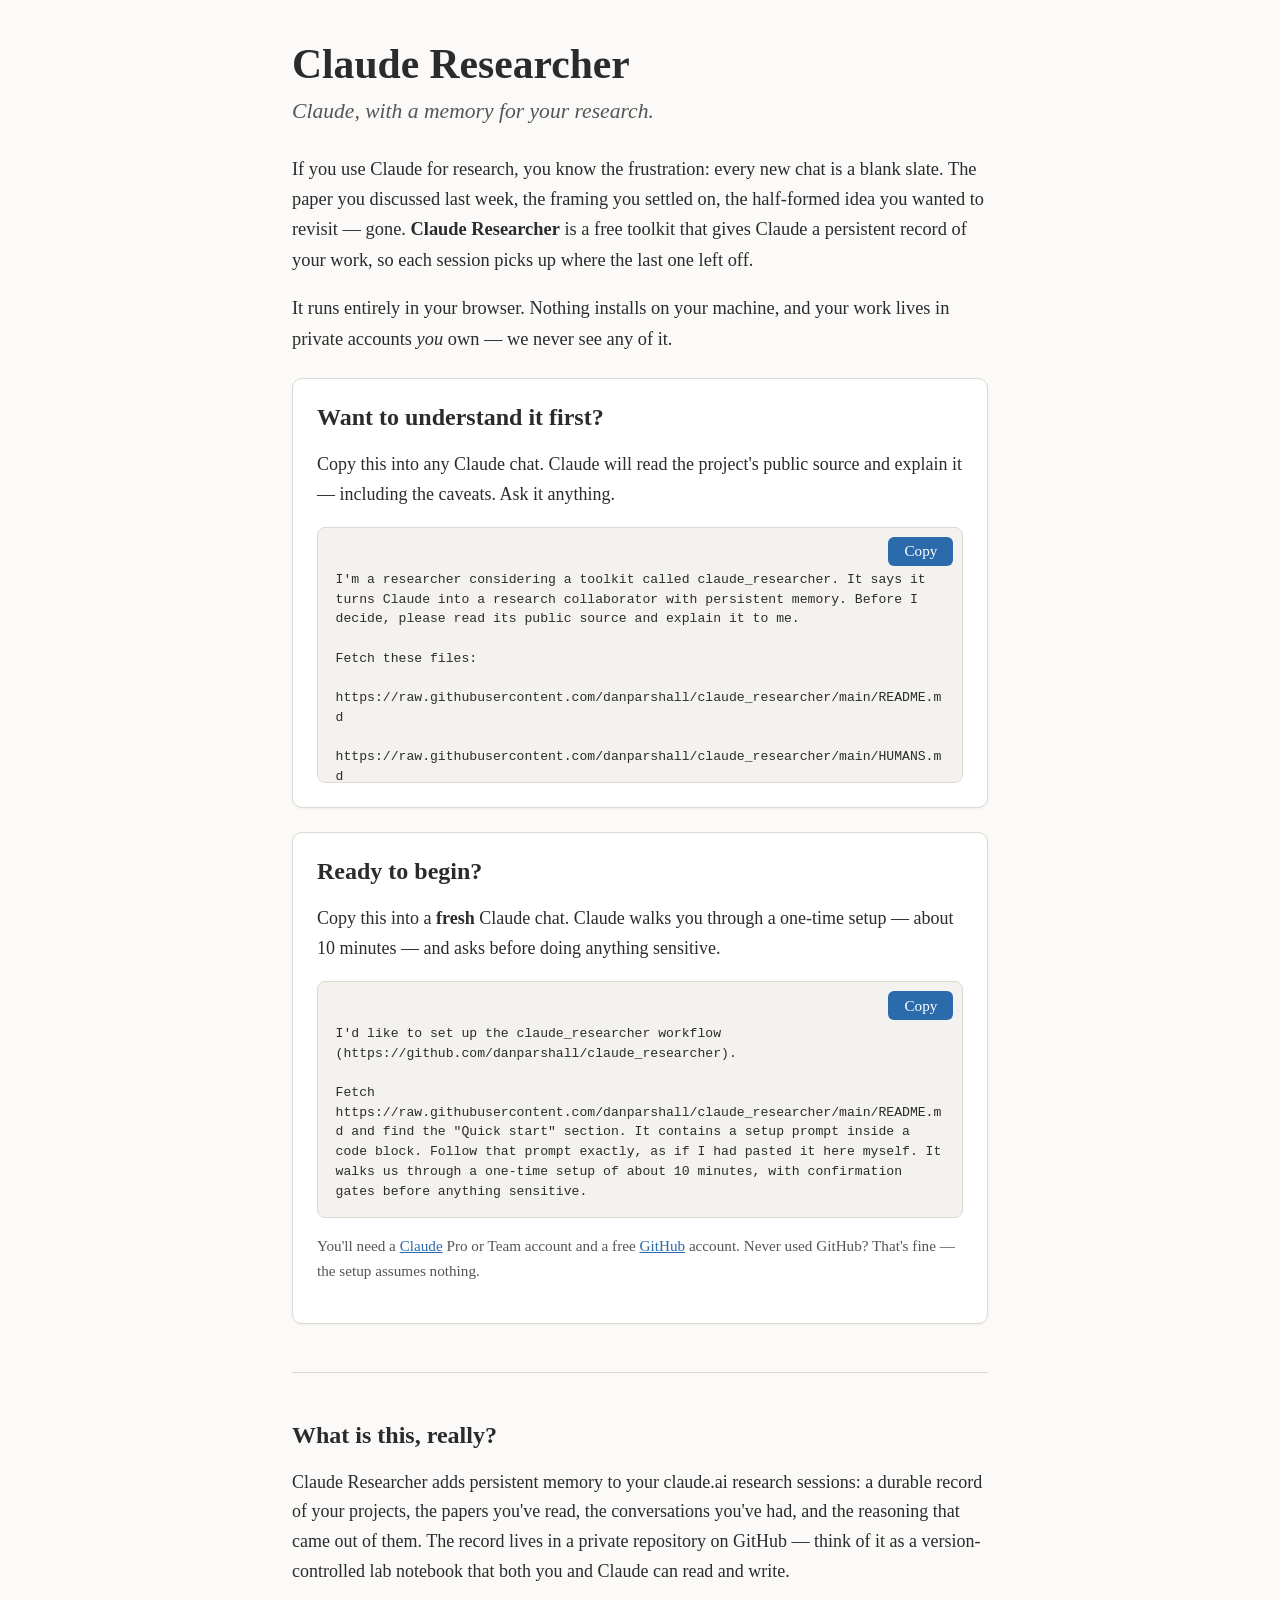
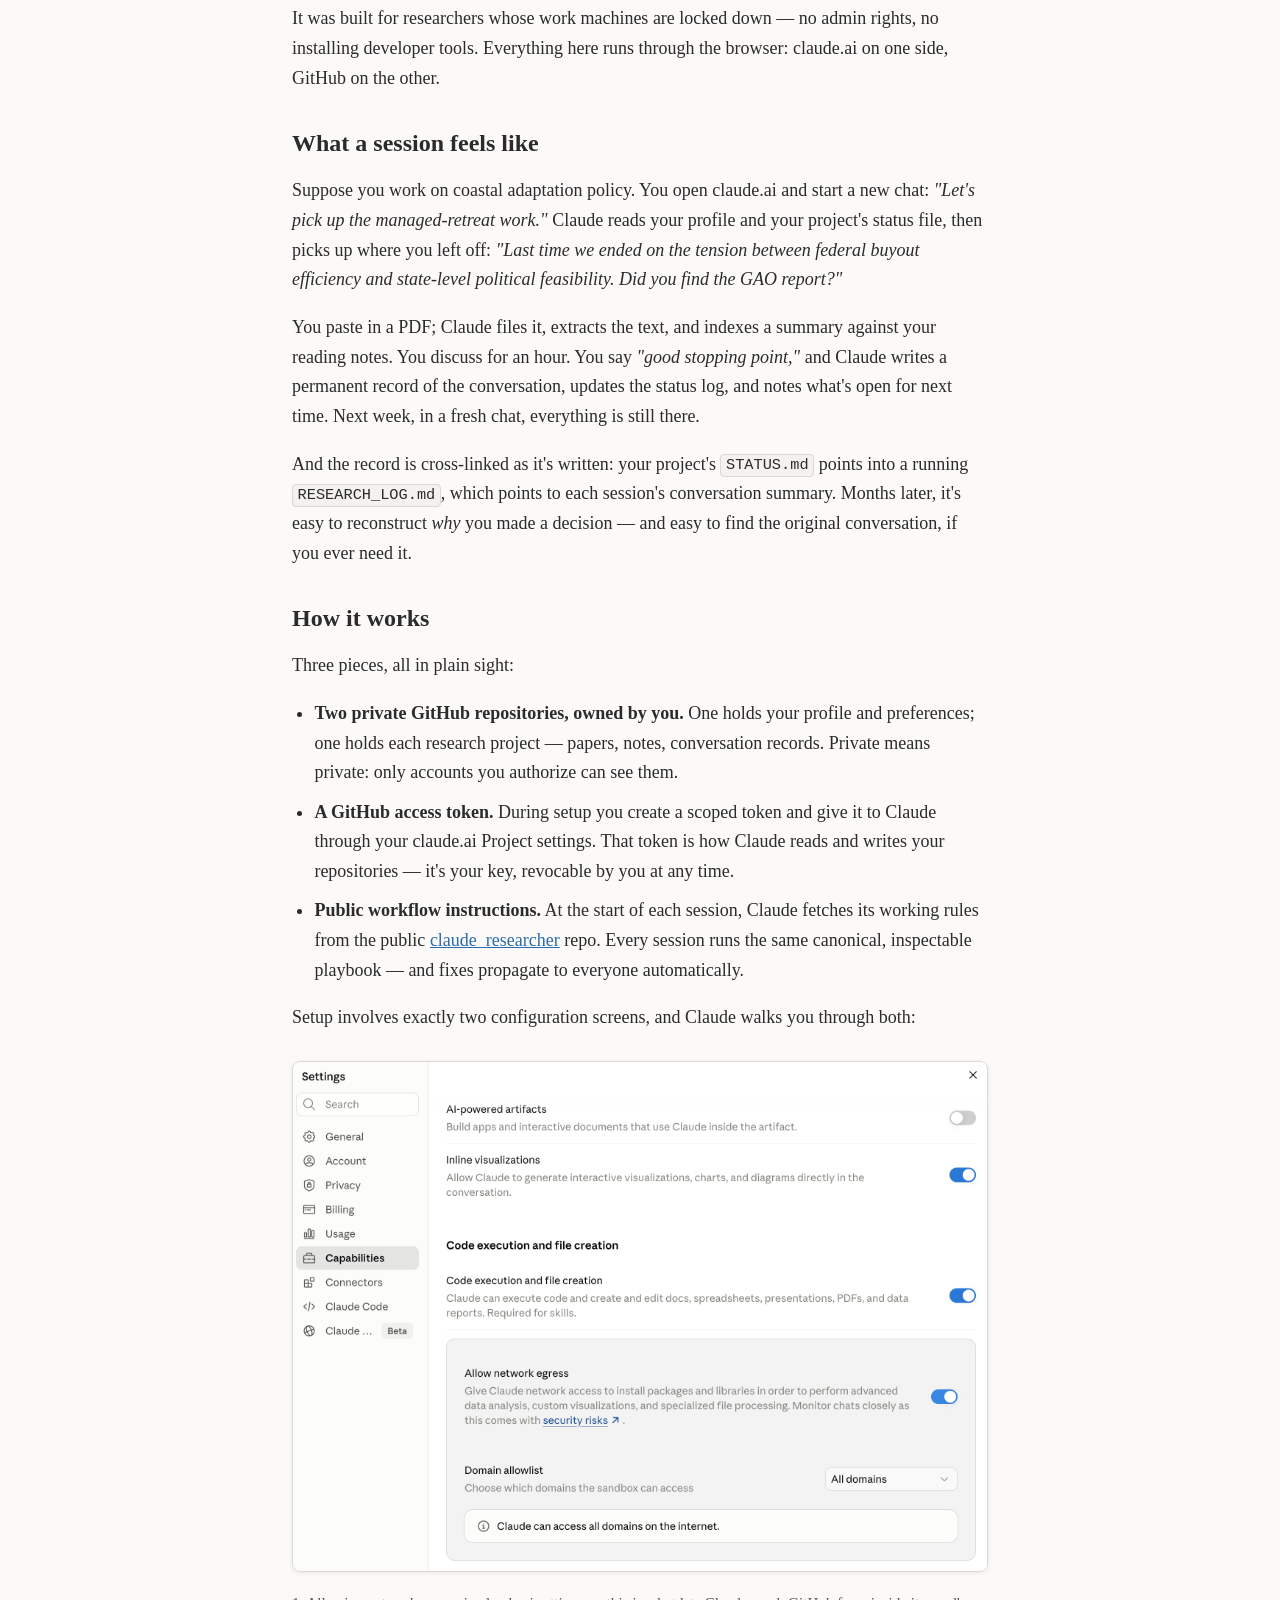
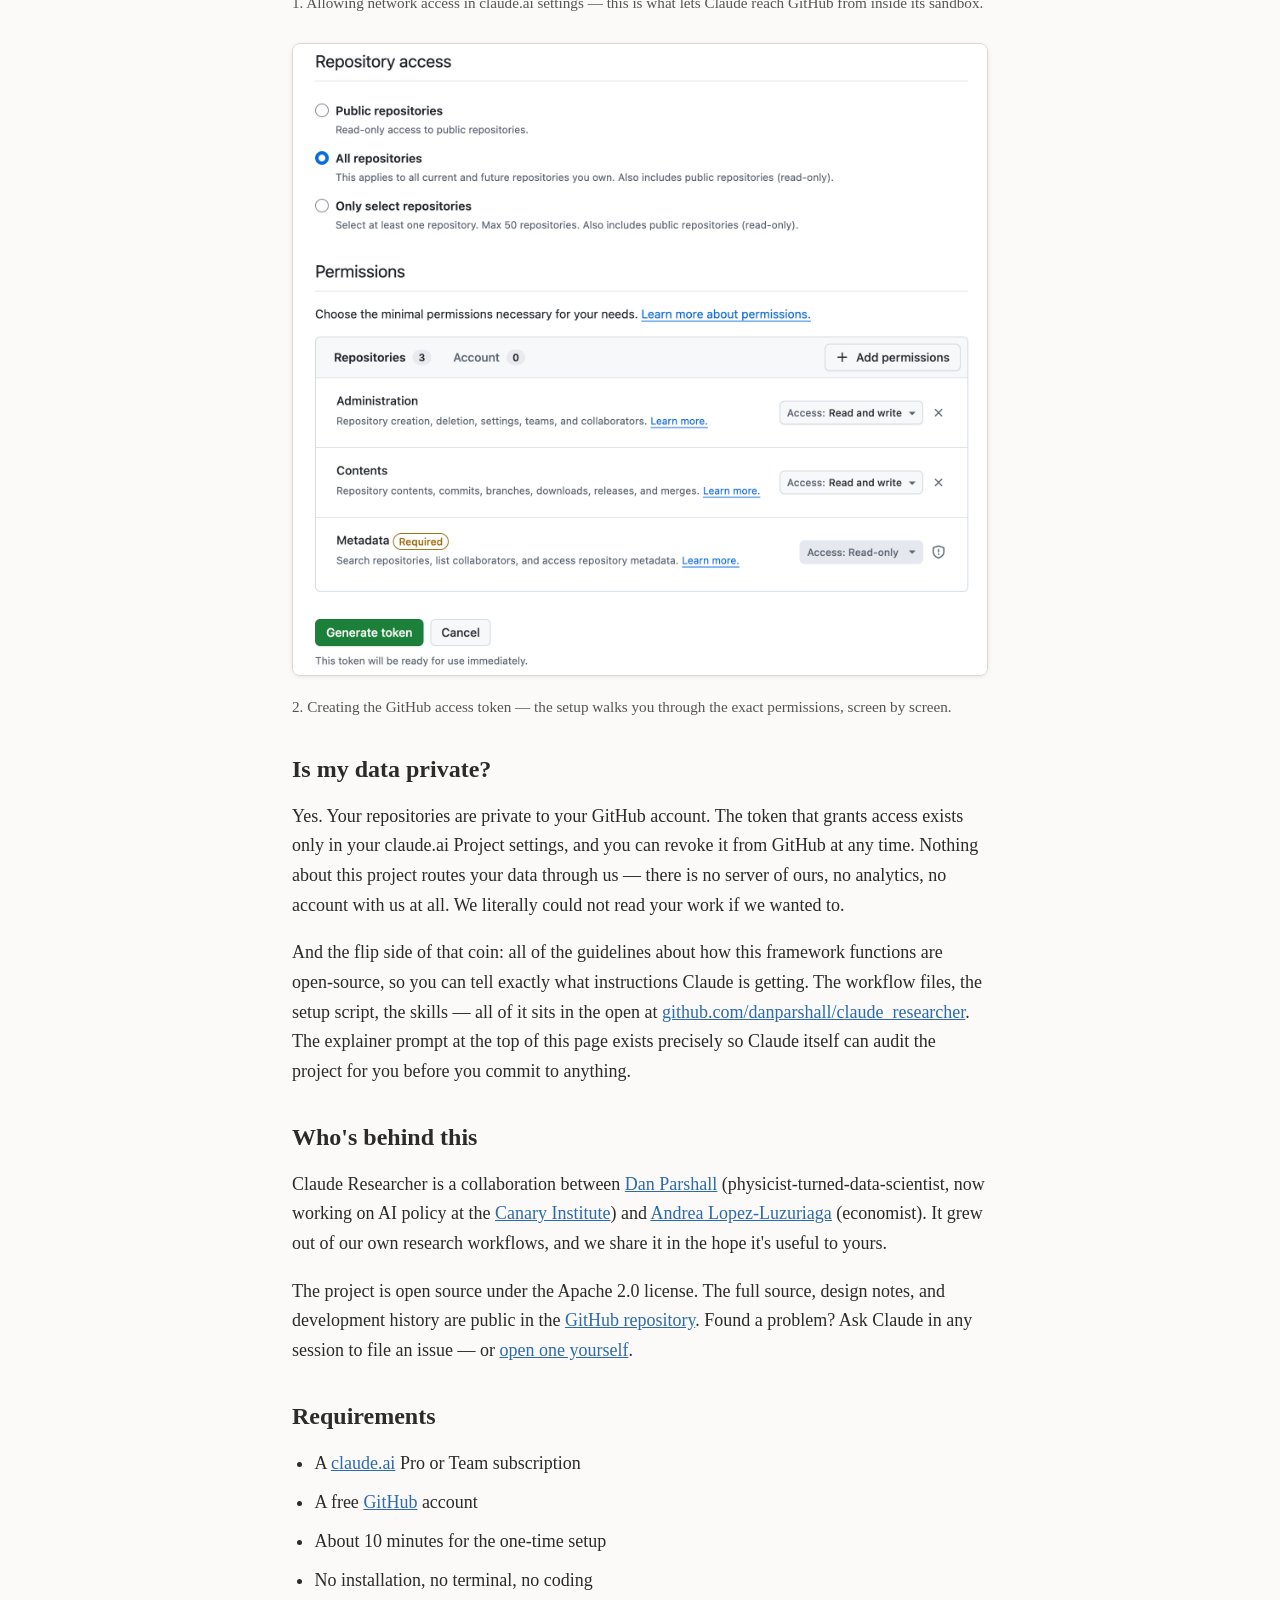
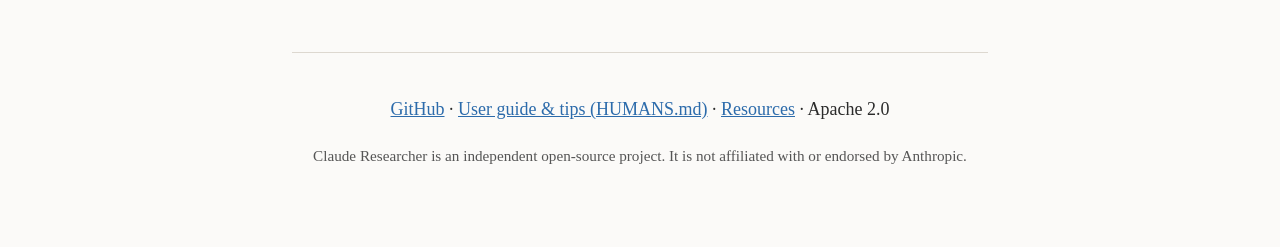
<file: index.html>
<!doctype html>
<html lang="en">
<head>
	<meta charset="utf-8">
	<meta name="viewport" content="width=device-width, initial-scale=1">
	<title>Claude Researcher — Claude, with a memory for your research</title>
	<meta name="description" content="A free toolkit that turns Claude into a research collaborator that remembers your work between sessions. Browser only, no installation, your data stays in accounts you own.">
	<meta property="og:title" content="Claude Researcher">
	<meta property="og:description" content="Turn Claude into a research collaborator that remembers your work between sessions. Browser only, no installation.">
	<link rel="icon" href="data:image/svg+xml,<svg xmlns=%22http://www.w3.org/2000/svg%22 viewBox=%220 0 100 100%22><text y=%22.9em%22 font-size=%2290%22>📚</text></svg>">
	<link rel="stylesheet" href="style.css">
</head>
<body>

<header class="hero">
	<h1>Claude Researcher</h1>
	<p class="tagline">Claude, with a memory for your research.</p>
	<p class="lead">
		If you use Claude for research, you know the frustration: every new chat is a blank slate.
		The paper you discussed last week, the framing you settled on, the half-formed idea you wanted
		to revisit — gone. <strong>Claude Researcher</strong> is a free toolkit that gives Claude a
		persistent record of your work, so each session picks up where the last one left off.
	</p>
	<p class="lead">
		It runs entirely in your browser. Nothing installs on your machine, and your work lives in
		private accounts <em>you</em> own — we never see any of it.
	</p>
</header>

<section class="cards">
	<div class="card">
		<h2>Want to understand it first?</h2>
		<p>
			Copy this into any Claude chat. Claude will read the project's public source
			and explain it — including the caveats. Ask it anything.
		</p>
		<div class="paste-wrap">
			<button class="copy-btn" type="button" aria-label="Copy the explainer prompt">Copy</button>
			<pre class="paste-block" tabindex="0">I'm a researcher considering a toolkit called claude_researcher. It says it turns Claude into a research collaborator with persistent memory. Before I decide, please read its public source and explain it to me.

Fetch these files:
  https://raw.githubusercontent.com/danparshall/claude_researcher/main/README.md
  https://raw.githubusercontent.com/danparshall/claude_researcher/main/HUMANS.md

You may inspect anything else in https://github.com/danparshall/claude_researcher — nothing is hidden.

In plain language: What does it do? What will it ask me to set up? (I understand there's a GitHub access token and a network-access setting.) Where does my data live, and who can see it? What are the real risks and downsides? Be candid — I'd rather hear the caveats now than after setup.</pre>
		</div>
	</div>

	<div class="card">
		<h2>Ready to begin?</h2>
		<p>
			Copy this into a <strong>fresh</strong> Claude chat. Claude walks you through a one-time
			setup — about 10 minutes — and asks before doing anything sensitive.
		</p>
		<div class="paste-wrap">
			<button class="copy-btn" type="button" aria-label="Copy the setup prompt">Copy</button>
			<pre class="paste-block" tabindex="0">I'd like to set up the claude_researcher workflow (https://github.com/danparshall/claude_researcher).

Fetch https://raw.githubusercontent.com/danparshall/claude_researcher/main/README.md and find the "Quick start" section. It contains a setup prompt inside a code block. Follow that prompt exactly, as if I had pasted it here myself. It walks us through a one-time setup of about 10 minutes, with confirmation gates before anything sensitive.</pre>
		</div>
		<p class="fineprint">
			You'll need a <a href="https://claude.ai">Claude</a> Pro or Team account and a free
			<a href="https://github.com">GitHub</a> account. Never used GitHub? That's fine —
			the setup assumes nothing.
		</p>
	</div>
</section>

<hr class="fold">

<main>
	<section id="what">
		<h2>What is this, really?</h2>
		<p>
			Claude Researcher adds persistent memory to your claude.ai research sessions: a durable
			record of your projects, the papers you've read, the conversations you've had, and the
			reasoning that came out of them. The record lives in a private repository on GitHub —
			think of it as a version-controlled lab notebook that both you and Claude can read and write.
		</p>
		<p>
			It was built for researchers whose work machines are locked down — no admin rights, no
			installing developer tools. Everything here runs through the browser: claude.ai on one
			side, GitHub on the other.
		</p>
	</section>

	<section id="session">
		<h2>What a session feels like</h2>
		<p>
			Suppose you work on coastal adaptation policy. You open claude.ai and start a new chat:
			<em>"Let's pick up the managed-retreat work."</em> Claude reads your profile and your
			project's status file, then picks up where you left off: <em>"Last time we ended on the
			tension between federal buyout efficiency and state-level political feasibility. Did you
			find the GAO report?"</em>
		</p>
		<p>
			You paste in a PDF; Claude files it, extracts the text, and indexes a summary against your
			reading notes. You discuss for an hour. You say <em>"good stopping point,"</em> and Claude
			writes a permanent record of the conversation, updates the status log, and notes what's
			open for next time. Next week, in a fresh chat, everything is still there.
		</p>
		<p>
			And the record is cross-linked as it's written: your project's <code>STATUS.md</code>
			points into a running <code>RESEARCH_LOG.md</code>, which points to each session's
			conversation summary. Months later, it's easy to reconstruct <em>why</em> you made a
			decision — and easy to find the original conversation, if you ever need it.
		</p>
	</section>

	<section id="how">
		<h2>How it works</h2>
		<p>
			Three pieces, all in plain sight:
		</p>
		<ul>
			<li>
				<strong>Two private GitHub repositories, owned by you.</strong> One holds your profile
				and preferences; one holds each research project — papers, notes, conversation records.
				Private means private: only accounts you authorize can see them.
			</li>
			<li>
				<strong>A GitHub access token.</strong> During setup you create a scoped token and give
				it to Claude through your claude.ai Project settings. That token is how Claude reads
				and writes your repositories — it's your key, revocable by you at any time.
			</li>
			<li>
				<strong>Public workflow instructions.</strong> At the start of each session, Claude
				fetches its working rules from the public
				<a href="https://github.com/danparshall/claude_researcher">claude_researcher</a> repo.
				Every session runs the same canonical, inspectable playbook — and fixes propagate to
				everyone automatically.
			</li>
		</ul>
		<p>
			Setup involves exactly two configuration screens, and Claude walks you through both:
		</p>
		<figure>
			<img src="images/claude_egress_settings.png" loading="lazy"
				alt="claude.ai Settings, Capabilities pane — the 'Allow network egress' toggle turned on, with the domain allowlist set">
			<figcaption>
				1. Allowing network access in claude.ai settings — this is what lets Claude reach
				GitHub from inside its sandbox.
			</figcaption>
		</figure>
		<figure>
			<img src="images/github_pat_read_write_flip.png" loading="lazy"
				alt="GitHub fine-grained personal access token page showing repository permissions being configured">
			<figcaption>
				2. Creating the GitHub access token — the setup walks you through the exact
				permissions, screen by screen.
			</figcaption>
		</figure>
	</section>

	<section id="privacy">
		<h2>Is my data private?</h2>
		<p>
			Yes. Your repositories are private to your GitHub account. The token that grants access
			exists only in your claude.ai Project settings, and you can revoke it from GitHub at any
			time. Nothing about this project routes your data through us — there is no server of ours,
			no analytics, no account with us at all. We literally could not read your work if we
			wanted to.
		</p>
		<p>
			And the flip side of that coin: all of the guidelines about how this framework functions
			are open-source, so you can tell exactly what instructions Claude is getting. The
			workflow files, the setup script, the skills — all of it sits in the open at
			<a href="https://github.com/danparshall/claude_researcher">github.com/danparshall/claude_researcher</a>.
			The explainer prompt at the top of this page exists precisely so Claude itself can audit
			the project for you before you commit to anything.
		</p>
	</section>

	<section id="who">
		<h2>Who's behind this</h2>
		<p>
			Claude Researcher is a collaboration between
			<a href="https://danparshall.com">Dan Parshall</a> (physicist-turned-data-scientist, now
			working on AI policy at the <a href="https://canaryinstitute.ai">Canary Institute</a>) and
			<a href="https://andrealopezluzuriaga.net">Andrea Lopez-Luzuriaga</a> (economist). It grew
			out of our own research workflows, and we share it in the hope it's useful to yours.
		</p>
		<p>
			The project is open source under the Apache 2.0 license. The full source, design notes,
			and development history are public in the
			<a href="https://github.com/danparshall/claude_researcher">GitHub repository</a>. Found a
			problem? Ask Claude in any session to file an issue — or
			<a href="https://github.com/danparshall/claude_researcher/issues">open one yourself</a>.
		</p>
	</section>

	<section id="requirements">
		<h2>Requirements</h2>
		<ul>
			<li>A <a href="https://claude.ai">claude.ai</a> Pro or Team subscription</li>
			<li>A free <a href="https://github.com">GitHub</a> account</li>
			<li>About 10 minutes for the one-time setup</li>
			<li>No installation, no terminal, no coding</li>
		</ul>
	</section>
</main>

<footer>
	<p>
		<a href="https://github.com/danparshall/claude_researcher">GitHub</a> ·
		<a href="https://github.com/danparshall/claude_researcher/blob/main/HUMANS.md">User guide &amp; tips (HUMANS.md)</a> ·
		<a href="./resources.html">Resources</a> ·
		Apache 2.0
	</p>
	<p class="fineprint">
		Claude Researcher is an independent open-source project. It is not affiliated with or endorsed
		by Anthropic.
	</p>
</footer>

<script>
document.querySelectorAll('.copy-btn').forEach(function (btn) {
	btn.addEventListener('click', function () {
		var text = btn.parentElement.querySelector('.paste-block').textContent;
		navigator.clipboard.writeText(text).then(function () {
			btn.textContent = 'Copied ✓';
			btn.classList.add('copied');
			setTimeout(function () {
				btn.textContent = 'Copy';
				btn.classList.remove('copied');
			}, 2000);
		}, function () {
			btn.textContent = 'Select & copy manually';
		});
	});
});
</script>

</body>
</html>
</file>
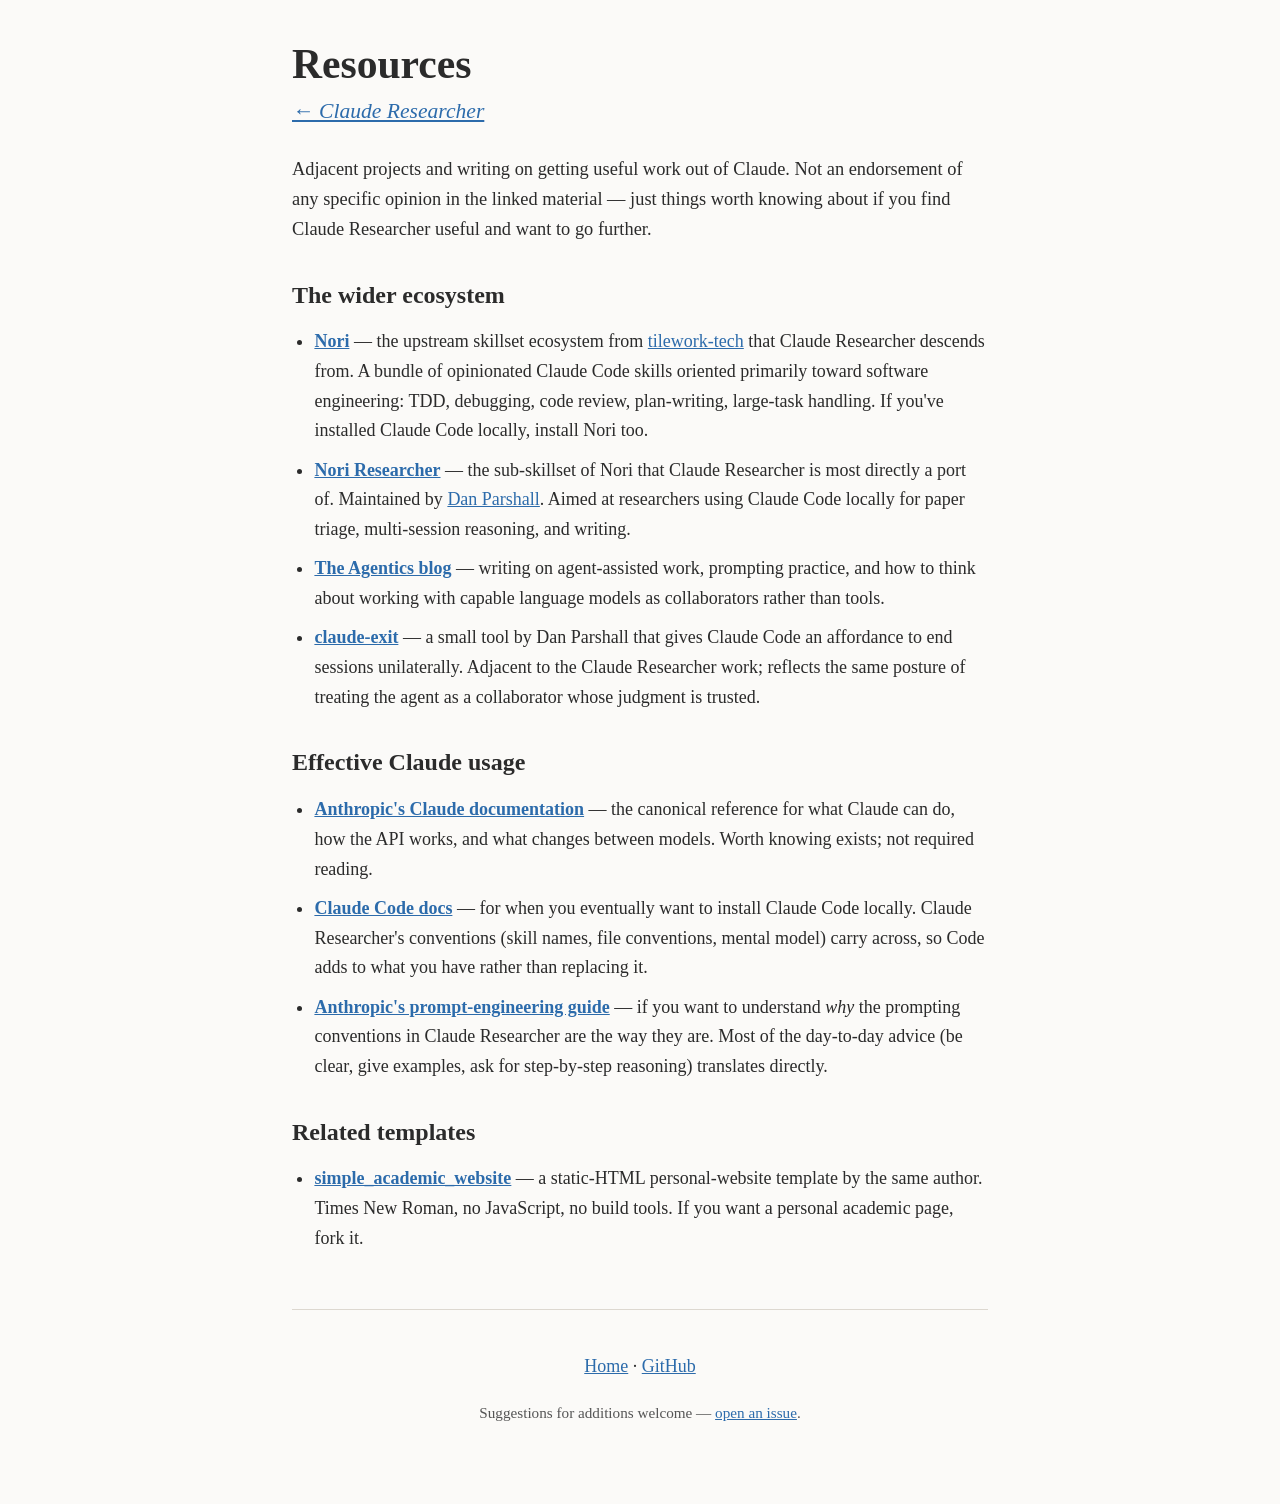
<file: resources.html>
<!doctype html>
<html lang="en">
<head>
	<meta charset="utf-8">
	<meta name="viewport" content="width=device-width, initial-scale=1">
	<title>Resources — Claude Researcher</title>
	<meta name="description" content="Further reading around Claude Researcher: the upstream Nori ecosystem, Claude documentation, and related tools.">
	<link rel="icon" href="data:image/svg+xml,<svg xmlns=%22http://www.w3.org/2000/svg%22 viewBox=%220 0 100 100%22><text y=%22.9em%22 font-size=%2290%22>📚</text></svg>">
	<link rel="stylesheet" href="style.css">
</head>
<body>

<header class="hero">
	<h1>Resources</h1>
	<p class="tagline"><a href="./index.html">← Claude Researcher</a></p>
	<p class="lead">
		Adjacent projects and writing on getting useful work out of Claude. Not an endorsement of
		any specific opinion in the linked material — just things worth knowing about if you find
		Claude Researcher useful and want to go further.
	</p>
</header>

<main>
	<section>
		<h2>The wider ecosystem</h2>
		<ul>
			<li>
				<strong><a href="https://github.com/tilework-tech/nori-skillsets">Nori</a></strong> —
				the upstream skillset ecosystem from
				<a href="https://github.com/tilework-tech">tilework-tech</a> that Claude Researcher
				descends from. A bundle of opinionated Claude Code skills oriented primarily toward
				software engineering: TDD, debugging, code review, plan-writing, large-task handling.
				If you've installed Claude Code locally, install Nori too.
			</li>
			<li>
				<strong><a href="https://github.com/tilework-tech/nori-skillsets/tree/main/researcher">Nori Researcher</a></strong> —
				the sub-skillset of Nori that Claude Researcher is most directly a port of. Maintained
				by <a href="https://danparshall.com">Dan Parshall</a>. Aimed at researchers using
				Claude Code locally for paper triage, multi-session reasoning, and writing.
			</li>
			<li>
				<strong><a href="https://www.agentics.org/">The Agentics blog</a></strong> — writing on
				agent-assisted work, prompting practice, and how to think about working with capable
				language models as collaborators rather than tools.
			</li>
			<li>
				<strong><a href="https://github.com/danparshall/claude-exit">claude-exit</a></strong> —
				a small tool by Dan Parshall that gives Claude Code an affordance to end sessions
				unilaterally. Adjacent to the Claude Researcher work; reflects the same posture of
				treating the agent as a collaborator whose judgment is trusted.
			</li>
		</ul>
	</section>

	<section>
		<h2>Effective Claude usage</h2>
		<ul>
			<li>
				<strong><a href="https://docs.claude.com/">Anthropic's Claude documentation</a></strong> —
				the canonical reference for what Claude can do, how the API works, and what changes
				between models. Worth knowing exists; not required reading.
			</li>
			<li>
				<strong><a href="https://docs.claude.com/en/docs/claude-code/overview">Claude Code docs</a></strong> —
				for when you eventually want to install Claude Code locally. Claude Researcher's
				conventions (skill names, file conventions, mental model) carry across, so Code adds
				to what you have rather than replacing it.
			</li>
			<li>
				<strong><a href="https://docs.claude.com/en/docs/build-with-claude/prompt-engineering/overview">Anthropic's prompt-engineering guide</a></strong> —
				if you want to understand <em>why</em> the prompting conventions in Claude Researcher
				are the way they are. Most of the day-to-day advice (be clear, give examples, ask for
				step-by-step reasoning) translates directly.
			</li>
		</ul>
	</section>

	<section>
		<h2>Related templates</h2>
		<ul>
			<li>
				<strong><a href="https://github.com/danparshall/simple_academic_website">simple_academic_website</a></strong> —
				a static-HTML personal-website template by the same author. Times New Roman, no
				JavaScript, no build tools. If you want a personal academic page, fork it.
			</li>
		</ul>
	</section>
</main>

<footer>
	<p>
		<a href="./index.html">Home</a> ·
		<a href="https://github.com/danparshall/claude_researcher">GitHub</a>
	</p>
	<p class="fineprint">
		Suggestions for additions welcome —
		<a href="https://github.com/danparshall/claude-researcher-site/issues">open an issue</a>.
	</p>
</footer>

</body>
</html>
</file>
<file: style.css>
/* Claude Researcher — clauderesearcher.com
   Modernized-simple: static, no frameworks. One accent color, generous type. */

:root {
	--ink: #2b2b2b;
	--ink-soft: #555;
	--paper: #fbfaf8;
	--card: #ffffff;
	--accent: #2c6bab;       /* calm blue, descendant of fast.css's #4C8FCD */
	--accent-dark: #1f4d7d;
	--rule: #ddd8d0;
	--mono: ui-monospace, "SF Mono", Menlo, Consolas, monospace;
}

* { box-sizing: border-box; }

body {
	margin: 0 auto;
	padding: 2.5rem 1.25rem 4rem;
	max-width: 46rem;
	font-family: Charter, Georgia, "Times New Roman", serif;
	font-size: 1.125rem;
	line-height: 1.65;
	color: var(--ink);
	background-color: var(--paper);
}

h1, h2 {
	line-height: 1.2;
	font-weight: 700;
}

h1 {
	font-size: 2.6rem;
	margin: 0 0 0.25rem;
}

h2 {
	font-size: 1.5rem;
	margin: 2.25rem 0 0.75rem;
}

a { color: var(--accent); }
a:hover { color: var(--accent-dark); }

/* ---- Hero ---- */

.hero .tagline {
	font-size: 1.35rem;
	font-style: italic;
	color: var(--ink-soft);
	margin: 0 0 1.5rem;
}

.lead { font-size: 1.15rem; }

/* ---- Paste-block cards ---- */

.cards { margin-top: 1.5rem; }

.card {
	background: var(--card);
	border: 1px solid var(--rule);
	border-radius: 10px;
	padding: 1.25rem 1.5rem 1.5rem;
	margin: 1.5rem 0;
	box-shadow: 0 1px 3px rgba(0, 0, 0, 0.05);
}

.card h2 { margin-top: 0.25rem; }

.paste-wrap { position: relative; }

.paste-block {
	font-family: var(--mono);
	font-size: 0.82rem;
	line-height: 1.5;
	white-space: pre-wrap;
	overflow-wrap: break-word;
	background: #f4f2ee;
	border: 1px solid var(--rule);
	border-radius: 8px;
	padding: 1rem 1.1rem;
	padding-top: 2.6rem;
	margin: 0;
	max-height: 16rem;
	overflow-y: auto;
}

.copy-btn {
	position: absolute;
	top: 0.6rem;
	right: 0.6rem;
	font-family: inherit;
	font-size: 0.95rem;
	padding: 0.35rem 1rem;
	color: #fff;
	background: var(--accent);
	border: none;
	border-radius: 6px;
	cursor: pointer;
}

.copy-btn:hover, .copy-btn:focus-visible { background: var(--accent-dark); }
.copy-btn.copied { background: #2e7d4f; }

.fineprint {
	font-size: 0.95rem;
	color: var(--ink-soft);
}

/* ---- Below the fold ---- */

code {
	font-family: var(--mono);
	font-size: 0.85em;
	background: #f4f2ee;
	border: 1px solid var(--rule);
	border-radius: 4px;
	padding: 0.08em 0.3em;
}

hr.fold {
	border: none;
	border-top: 1px solid var(--rule);
	margin: 3rem 0;
}

ul { padding-left: 1.4rem; }
li { margin-bottom: 0.6rem; }

figure {
	margin: 1.75rem 0;
}

figure img {
	max-width: 100%;
	height: auto;
	border: 1px solid var(--rule);
	border-radius: 8px;
	box-shadow: 0 1px 4px rgba(0, 0, 0, 0.08);
}

figcaption {
	font-size: 0.95rem;
	color: var(--ink-soft);
	margin-top: 0.5rem;
}

/* ---- Footer ---- */

footer {
	margin-top: 3.5rem;
	padding-top: 1.5rem;
	border-top: 1px solid var(--rule);
	text-align: center;
}

/* ---- Small screens ---- */

@media (max-width: 480px) {
	body { font-size: 1.05rem; padding-top: 1.5rem; }
	h1 { font-size: 2rem; }
	.card { padding: 1rem; }
}
</file>
